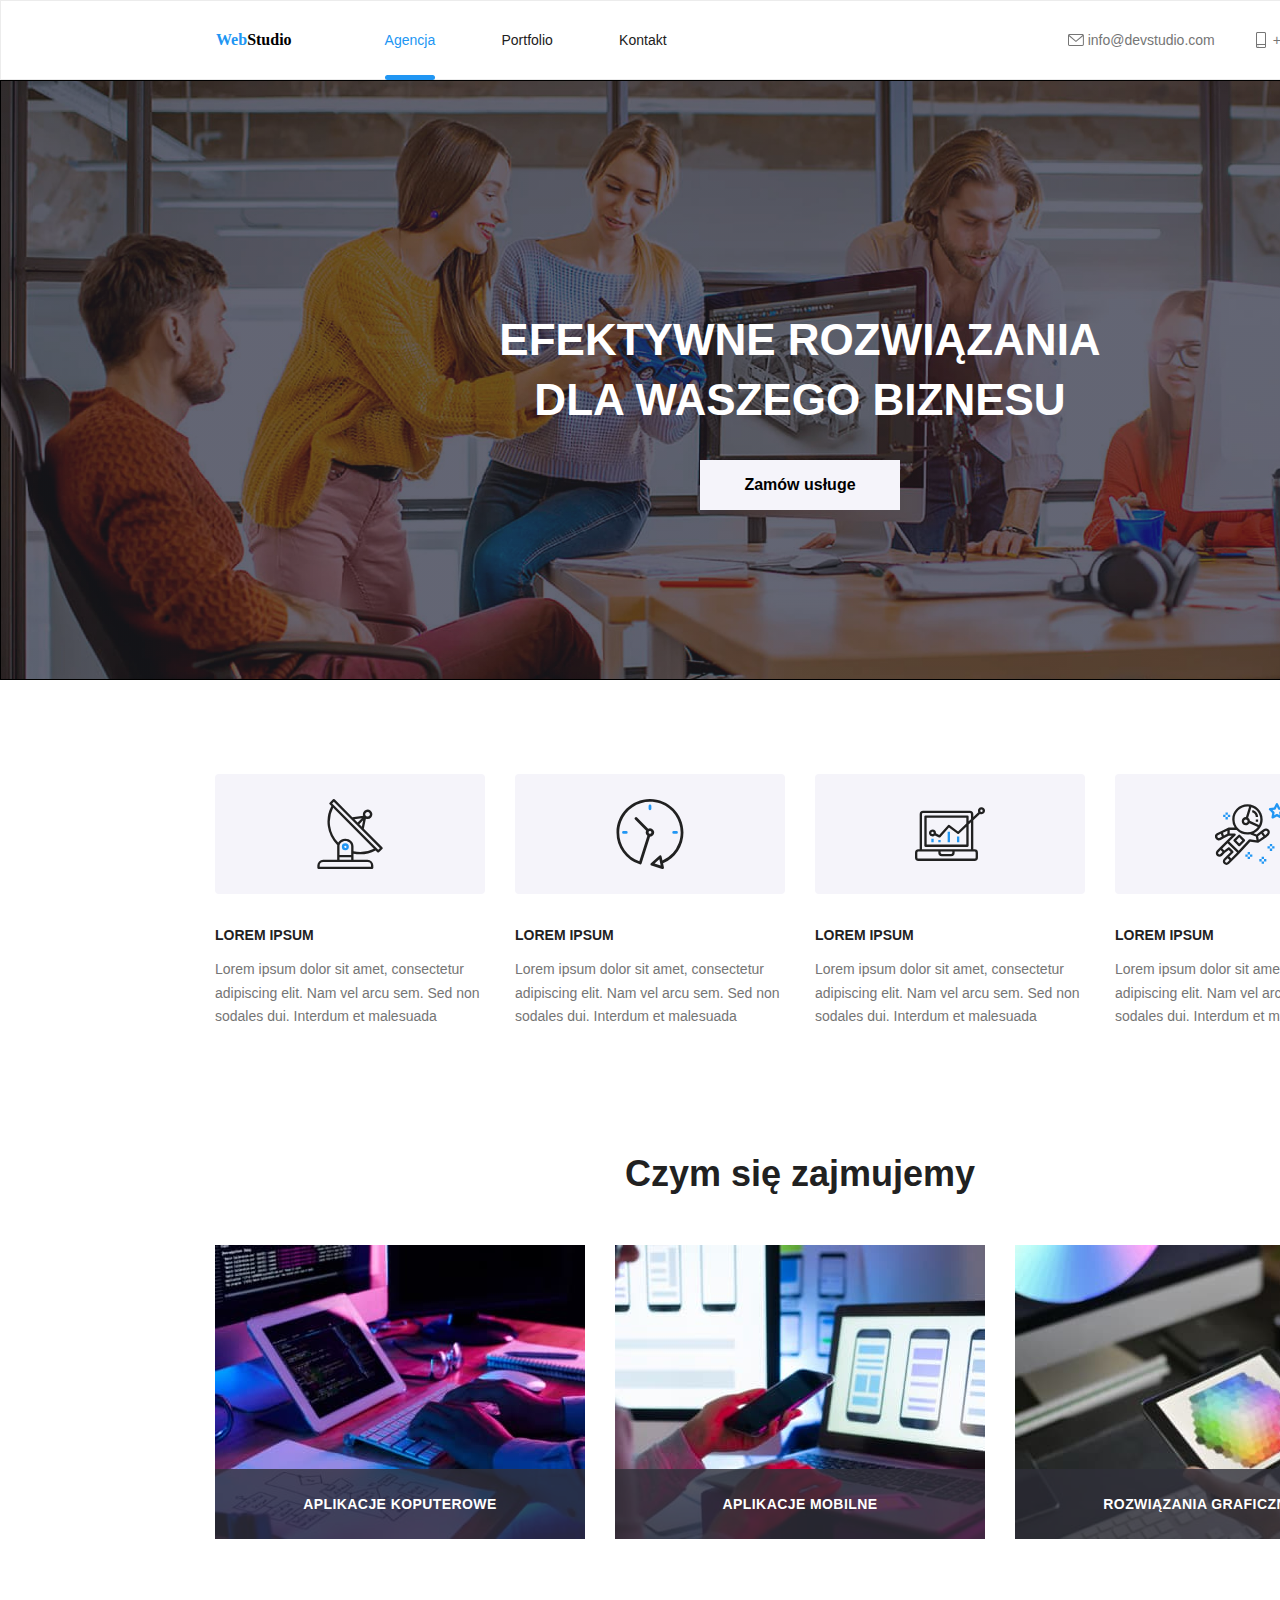
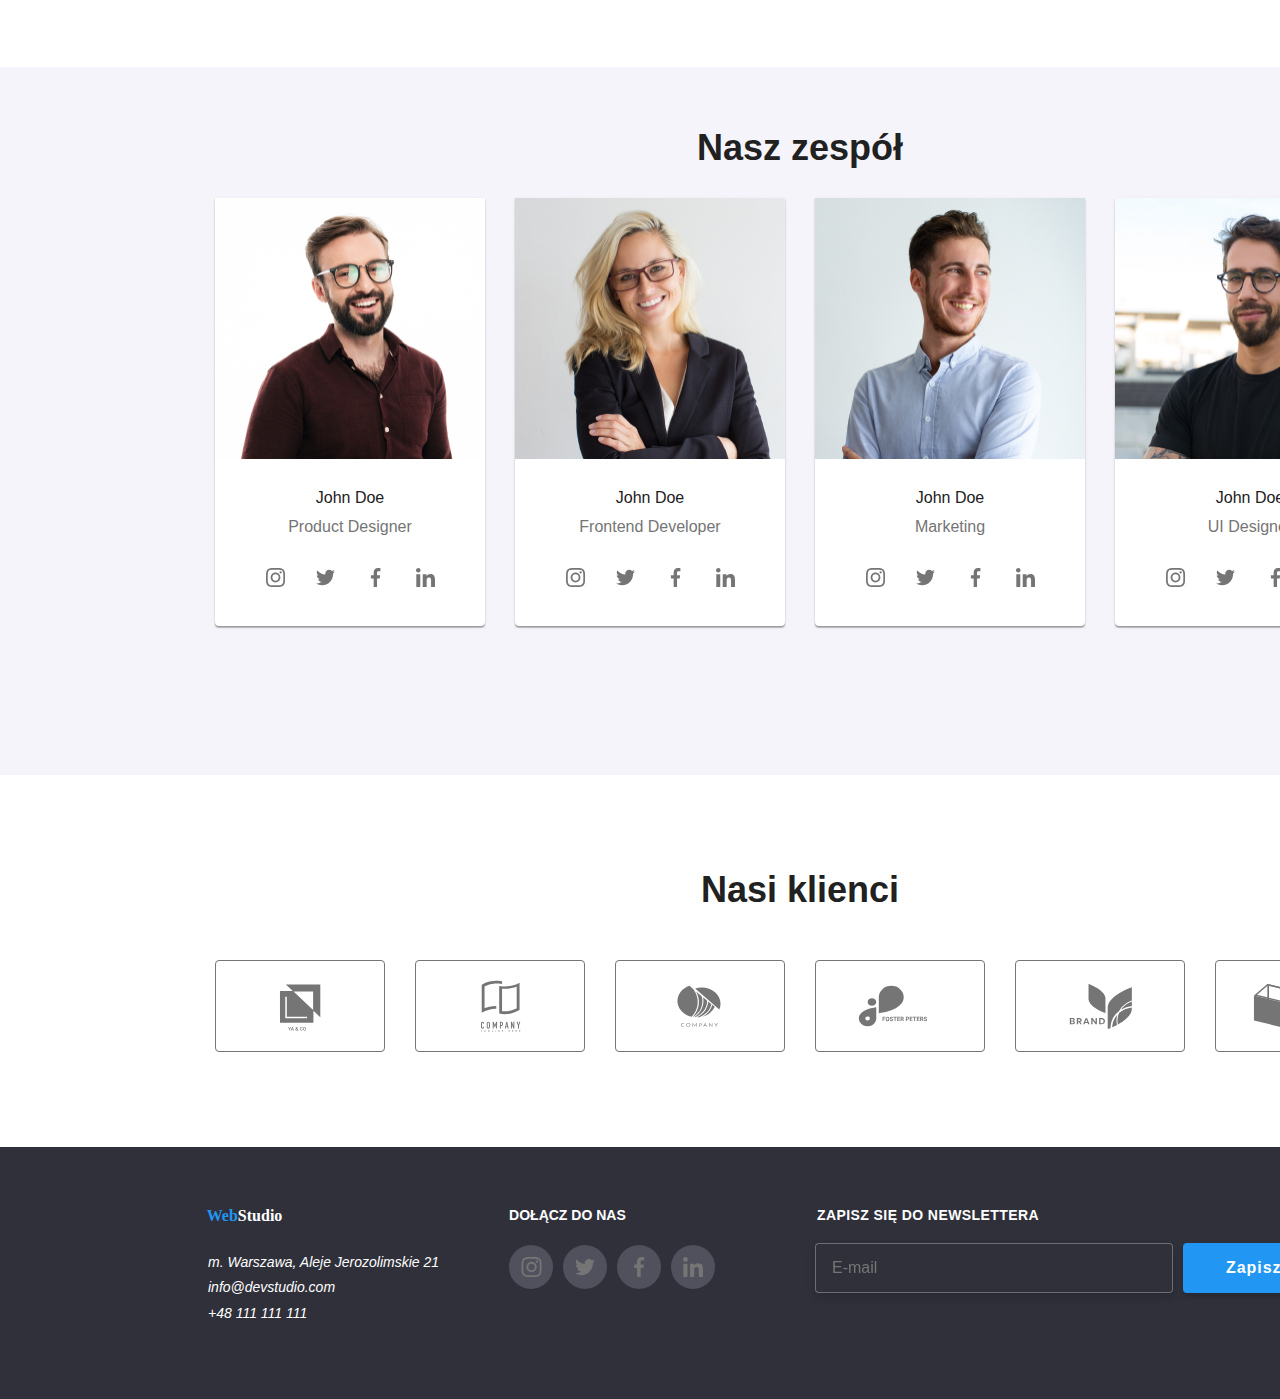
<file: index.html>
<!DOCTYPE html>
<html lang="pl">
  <head>
    <meta charset="UTF-8" />
    <meta http-equiv="X-UA-Compatible" content="IE=edge" />
    <meta name="viewport" content="width=device-width, initial-scale=1.0" />
    <title>hw2 - main pages</title>
    <link rel="stylesheet" href="./css/form-normalize.css" />
    <link rel="stylesheet" href="./css/new-modern-normalize.css" />
    <link rel="stylesheet" href="./css/modern-normalize.min.css" />
    <link
      rel="stylesheet"
      href="https://cdnjs.cloudflare.com/ajax/libs/modern-normalize/1.0.0/modern-normalize.min.css"
    />
    <link rel="stylesheet" href="./css/main.min.css" />
    <link rel="preconnect" href="https://fonts.googleapis.com" />
    <link rel="preconnect" href="https://fonts.gstatic.com" crossorigin />
    <link
      href="https: //fonts.googleapis.com/css2?family= Roboto & display rodzina= Raleway:wght@700 &rodzina= Roboto:waga@400;500;700;900 & swap"
      rel="stylesheet"
    />
  </head>
  <body>
    <header class="header">
      <a href="index.html" class="header__logo">
        <span class="header__logo--part">Web</span>Studio</a
      >

      <nav>
        <ul class="navigation">
          <li>
            <a href="index.html" class="link link__item link__item--active"
              >Agencja</a
            >
          </li>
          <li>
            <a href="portfolio.html" class="link">Portfolio</a>
          </li>
          <li><a href="#" class="link">Kontakt</a></li>
        </ul>
      </nav>
      <div class="contact__group">
        <div class="contact contact__mail">
          <svg class="contact__icon">
            <use href="./images/icons.svg#icon-envelope"></use>
          </svg>
          <a href="mailto:info@devstudio.com" class="contact__adress"
            >info@devstudio.com</a
          >
        </div>
        <div class="contact contact__phone">
          <svg class="contact__icon">
            <use href="./images/icons.svg#icon-smartphone"></use>
          </svg>
          <a href="48111111111" class="contact__adress">+48 111 111 111</a>
        </div>
      </div>

      <button
        class="menu-toggle js-open-menu"
        aria-expanded="false"
        aria-controls="mobile-menu"
      >
        <svg
          width="24"
          height="24"
          fill="currentColor"
          viewBox="0 0 20 20"
          xmlns="http://www.w3.org/2000/svg"
        >
          <path
            fill-rule="evenodd"
            d="M3 5a1 1 0 011-1h12a1 1 0 110 2H4a1 1 0 01-1-1zM3 10a1 1 0 011-1h12a1 1 0 110 2H4a1 1 0 01-1-1zM3 15a1 1 0 011-1h12a1 1 0 110 2H4a1 1 0 01-1-1z"
            clip-rule="evenodd"
          ></path>
        </svg>
      </button>
    </header>

    <div class="menu-container js-menu-container" id="mobile-menu">
      <button class="menu__close--position menu-toggle js-close-menu">
        <svg
          fill="currentColor"
          viewBox="0 0 20 20"
          xmlns="http://www.w3.org/2000/svg"
          width="36"
          height="36"
        >
          <path
            fill-rule="evenodd"
            d="M4.293 4.293a1 1 0 011.414 0L10 8.586l4.293-4.293a1 1 0 111.414 1.414L11.414 10l4.293 4.293a1 1 0 01-1.414 1.414L10 11.414l-4.293 4.293a1 1 0 01-1.414-1.414L8.586 10 4.293 5.707a1 1 0 010-1.414z"
            clip-rule="evenodd"
          ></path>
        </svg>
      </button>

      <ul class="mobile-menu">
        <li><a href="" class="link">Agencja</a></li>
        <li><a href="" class="link">Portfolio</a></li>
        <li><a href="" class="link">Kontakt</a></li>
      </ul>
      <div class="mobile__menu--bottom">
        <a href="48111111111" class="mobile__menu--phone">+48 111 111 111</a>

        <a href="mailto:info@devstudio.com" class="mobile__menu--mail"
          >info@devstudio.com</a
        >

        <div class="mobile__menu--social">
          <a href="">Instagram</a>
          <a href="">Twitter</a>
          <a href="">Facebook</a>
          <a href="">LinkedIn</a>
        </div>
      </div>
    </div>

    <main>
      <!--======================= Section Hero====================== -->

      <div class="hero">
        <section class="hero__position">
          <h1 class="hero__title">EFEKTYWNE ROZWIĄZANIA DLA WASZEGO BIZNESU</h1>

          <button type="button" class="hero__button" data-modal-open>
            Zamów usługe
          </button>
        </section>
      </div>

      <!-- ======================Section First====================== -->

      <section>
        <div class="activity">
          <div class="activity__item">
            <div class="activity__item--child">
              <svg width="70" height="70" class="activity__item--icon">
                <use href="./images/icons.svg#icon-antenna-1"></use>
              </svg>
            </div>
            <h3 class="activity__item--title">LOREM IPSUM</h3>
            <p class="activity__item--description">
              Lorem ipsum dolor sit amet, consectetur adipiscing elit. Nam vel
              arcu sem. Sed non sodales dui. Interdum et malesuada
            </p>
          </div>
          <div class="activity__item">
            <div class="activity__item--child">
              <svg width="70" height="70" class="activity__item--icon">
                <use href="./images/icons.svg#icon-clock-1"></use>
              </svg>
            </div>
            <h3 class="activity__item--title">LOREM IPSUM</h3>
            <p class="activity__item--description">
              Lorem ipsum dolor sit amet, consectetur adipiscing elit. Nam vel
              arcu sem. Sed non sodales dui. Interdum et malesuada
            </p>
          </div>
          <div class="activity__item">
            <div class="activity__item--child">
              <svg width="70" height="70" class="activity__item--icon">
                <use href="./images/icons.svg#icon-diagram-1"></use>
              </svg>
            </div>
            <h3 class="activity__item--title">LOREM IPSUM</h3>
            <p class="activity__item--description">
              Lorem ipsum dolor sit amet, consectetur adipiscing elit. Nam vel
              arcu sem. Sed non sodales dui. Interdum et malesuada
            </p>
          </div>
          <div class="activity__item">
            <div class="activity__item--child">
              <svg width="70" height="70" class="activity__item--icon">
                <use href="./images/icons.svg#icon-astronaut-1"></use>
              </svg>
            </div>
            <h3 class="activity__item--title">LOREM IPSUM</h3>
            <p class="activity__item--description">
              Lorem ipsum dolor sit amet, consectetur adipiscing elit. Nam vel
              arcu sem. Sed non sodales dui. Interdum et malesuada
            </p>
          </div>
        </div>
        <div class="activity__images">
          <h2 class="activity__images--title">Czym się zajmujemy</h2>
          <ul class="activity__images--list">
            <li>
              <div class="activity__images--position">
                <img
                  src="images/box1zm.jpg"
                  alt="wieczorna praca przy komputerze"
                  width="370"
                  height="294"
                />
                <div class="activity__images--part">
                  <p class="activity__images--description">
                    APLIKACJE KOPUTEROWE
                  </p>
                </div>
              </div>
            </li>
            <li>
              <div class="activity__images--position">
                <img
                  src="images/box2zm.jpg"
                  alt="kopiowanie zawartości telefonu"
                  width="370"
                  height="294"
                />
                <div class="activity__images--part">
                  <p class="activity__images--description">APLIKACJE MOBILNE</p>
                </div>
              </div>
            </li>
            <li>
              <div class="activity__images--position">
                <img
                  src="images/box3zm.jpg"
                  alt="grafika na tablecie"
                  width="370"
                  height="294"
                />
                <div class="activity__images--part">
                  <p class="activity__images--description">
                    ROZWIĄZANIA GRAFICZNE
                  </p>
                </div>
              </div>
            </li>
          </ul>
        </div>
      </section>

      <!-- =================SECOND SECTION====================== -->

      <section class="team">
        <h2 class="team__title">Nasz zespół</h2>

        <div class="team__position">
          <ul class="team__gallery">
            <li class="team__gallery--item">
              <figure class="team__image">
                <img
                  alt="pierwszy członek zespołu"
                  class="team__image--size john1"
                />
                <figcaption class="team__image--description">
                  John Doe<span class="team__image--part">
                    Product Designer</span
                  >

                  <div class="team__icons">
                    <a href=""
                      ><div class="team__icons--item">
                        <svg width="25" height="25" class="team__icons--style">
                          <use href="./images/icons.svg#icon-instagram"></use>
                        </svg></div
                    ></a>
                    <a href=""
                      ><div class="team__icons--item">
                        <svg width="25" height="25" class="team__icons--style">
                          <use href="./images/icons.svg#icon-twitter"></use>
                        </svg></div
                    ></a>
                    <a href=""
                      ><div class="team__icons--item">
                        <svg width="25" height="25" class="team__icons--style">
                          <use href="./images/icons.svg#icon-facebook"></use>
                        </svg></div
                    ></a>
                    <a href="">
                      <div class="team__icons--item">
                        <svg width="25" height="25" class="team__icons--style">
                          <use href="./images/icons.svg#icon-linkedin"></use>
                        </svg></div
                    ></a>
                  </div>
                </figcaption>
              </figure>
            </li>
            <li class="team__gallery--item">
              <figure class="team__image">
                <img
                  alt="drugi członek zespołu"
                  class="team__image--size john2"
                />
                <figcaption class="team__image--description">
                  John Doe<span class="team__image--part">
                    Frontend Developer</span
                  >
                  <div class="team__icons">
                    <a href=""
                      ><div class="team__icons--item">
                        <svg width="25" height="25" class="team__icons--style">
                          <use href="./images/icons.svg#icon-instagram"></use>
                        </svg></div
                    ></a>
                    <a href="">
                      <div class="team__icons--item">
                        <svg width="25" height="25" class="team__icons--style">
                          <use href="./images/icons.svg#icon-twitter"></use>
                        </svg></div
                    ></a>
                    <a href=""
                      ><div class="team__icons--item">
                        <svg width="25" height="25" class="team__icons--style">
                          <use href="./images/icons.svg#icon-facebook"></use>
                        </svg></div
                    ></a>
                    <a href=""
                      ><div class="team__icons--item">
                        <svg width="25" height="25" class="team__icons--style">
                          <use href="./images/icons.svg#icon-linkedin"></use>
                        </svg></div
                    ></a>
                  </div>
                </figcaption>
              </figure>
            </li>
            <li class="team__gallery--item">
              <figure class="team__image">
                <img
                  alt="trzeci członek zespołu"
                  class="team__image--size john3"
                />
                <figcaption class="team__image--description">
                  John Doe<span class="team__image--part"> Marketing</span>
                  <div class="team__icons">
                    <a href=""
                      ><div class="team__icons--item">
                        <svg width="25" height="25" class="team__icons--style">
                          <use href="./images/icons.svg#icon-instagram"></use>
                        </svg></div
                    ></a>
                    <a href=""
                      ><div class="team__icons--item">
                        <svg width="25" height="25" class="team__icons--style">
                          <use href="./images/icons.svg#icon-twitter"></use>
                        </svg></div
                    ></a>
                    <a href=""
                      ><div class="team__icons--item">
                        <svg width="25" height="25" class="team__icons--style">
                          <use href="./images/icons.svg#icon-facebook"></use>
                        </svg></div
                    ></a>
                    <a href=""
                      ><div class="team__icons--item">
                        <svg width="25" height="25" class="team__icons--style">
                          <use href="./images/icons.svg#icon-linkedin"></use>
                        </svg></div
                    ></a>
                  </div>
                </figcaption>
              </figure>
            </li>
            <li class="team__gallery--item">
              <figure class="team__image">
                <img
                  alt="czwarty członek zespołu"
                  class="team__image--size john4"
                />
                <figcaption class="team__image--description">
                  John Doe<span class="team__image--part"> UI Designer</span>
                  <div class="team__icons">
                    <a href=""
                      ><div class="team__icons--item">
                        <svg width="25" height="25" class="team__icons--style">
                          <use href="./images/icons.svg#icon-instagram"></use>
                        </svg></div
                    ></a>
                    <a href=""
                      ><div class="team__icons--item">
                        <svg width="25" height="25" class="team__icons--style">
                          <use href="./images/icons.svg#icon-twitter"></use>
                        </svg></div
                    ></a>
                    <a href=""
                      ><div class="team__icons--item">
                        <svg width="25" height="25" class="team__icons--style">
                          <use href="./images/icons.svg#icon-facebook"></use>
                        </svg></div
                    ></a>
                    <a href=""
                      ><div class="team__icons--item">
                        <svg width="25" height="25" class="team__icons--style">
                          <use href="./images/icons.svg#icon-linkedin"></use>
                        </svg></div
                    ></a>
                  </div>
                </figcaption>
              </figure>
            </li>
          </ul>
        </div>
      </section>

      <!--=====================THIRD SECTION===========================-->

      <section class="clients">
        <h2 class="clients__title">Nasi klienci</h2>

        <div class="clients__position">
          <a href=""
            ><div class="clients__icons">
              <svg width="106" height="60" class="clients__icons--position">
                <use href="./images/icons.svg#icon-client1"></use>
              </svg></div
          ></a>
          <a href=""
            ><div class="clients__icons">
              <svg width="106" height="60" class="clients__icons--position">
                <use href="./images/icons.svg#icon-client2"></use>
              </svg></div
          ></a>
          <a href=""
            ><div class="clients__icons">
              <svg width="106" height="60" class="clients__icons--position">
                <use href="./images/icons.svg#icon-client3"></use>
              </svg></div
          ></a>
          <a href=""
            ><div class="clients__icons">
              <svg width="106" height="60" class="clients__icons--position">
                <use href="./images/icons.svg#icon-client4"></use>
              </svg></div
          ></a>
          <a href=""
            ><div class="clients__icons">
              <svg width="106" height="60" class="clients__icons--position">
                <use href="./images/icons.svg#icon-client5"></use>
              </svg></div
          ></a>
          <a href=""
            ><div class="clients__icons">
              <svg width="106" height="60" class="clients__icons--position">
                <use href="./images/icons.svg#icon-client6"></use>
              </svg></div
          ></a>
        </div>
      </section>
    </main>

    <!-- ===================FOOTER SECTION========================= -->

    <footer class="footer">
      <div class="footer__position">
        <div>
          <a href="index.html" class="footer__logo"
            ><span class="header__logo--part">Web</span>Studio</a
          >

          <address class="footer__contact">
            <p class="footer__contact--place">
              m. Warszawa, Aleje Jerozolimskie 21
            </p>

            <a href="mailto:info@devstudio.com" class="footer__contact--link"
              >info@devstudio.com</a
            >

            <a href="48111111111" class="footer__contact--link"
              >+48 111 111 111</a
            >
          </address>
        </div>
        <div class="footer__social">
          <p class="footer__social--title">DOŁĄCZ DO NAS</p>

          <div class="footer__social--icons">
            <a href=""
              ><div class="footer__icons--position">
                <svg width="25" height="20" class="footer__icons--style">
                  <use href="./images/icons.svg#icon-instagram"></use>
                </svg></div
            ></a>
            <a href=""
              ><div class="footer__icons--position">
                <svg width="20" height="20" class="footer__icons--style">
                  <use href="./images/icons.svg#icon-twitter"></use>
                </svg></div
            ></a>
            <a href=""
              ><div class="footer__icons--position">
                <svg width="20" height="20" class="footer__icons--style">
                  <use href="./images/icons.svg#icon-facebook"></use>
                </svg></div
            ></a>
            <a href=""
              ><div class="footer__icons--position">
                <svg width="20" height="20" class="footer__icons--style">
                  <use href="./images/icons.svg#icon-linkedin"></use>
                </svg></div
            ></a>
          </div>
        </div>
      </div>
      <div class="newsletter">
        <p class="newsletter__title">ZAPISZ SIĘ DO NEWSLETTERA</p>

        <form name="newsletter" autocomplete="on" novalidate>
          <div class="newsletter__position">
            <label>
              <input
                class="newsletter__input"
                type="email"
                name="email"
                placeholder="E-mail"
              />
            </label>

            <button type="submit" class="footer__button">
              <span class="footer__button--title">Zapisz się</span
              ><svg width="24" height="24" class="footer__button--icon">
                <use href="./images/icons.svg#icon-icon-send"></use>
              </svg>
            </button>
          </div>
        </form>
      </div>
    </footer>

    <!--================MODAL WINDOW=======================-->

    <div class="backdrop is-hidden" data-modal>
      <div class="backdrop__window">
        <h3 class="backdrop__window--title">
          Zostaw swoje dane w formularzu poniżej
        </h3>
        <form class="backdrop__form">
          <label class="backdrop__label"
            ><span class="backdrop__label--title">Name</span>
            <div>
              <input class="backdrop__input" type="text" name="name" />
              <svg width="17" height="17" class="backdrop__input--icon">
                <use href="./images/icons.svg#icon-person-black-18dp-1"></use>
              </svg>
            </div>
          </label>
          <label class="backdrop__label"
            ><span class="backdrop__label--title">Phone</span>
            <div>
              <input class="backdrop__input" type="tel" name="tel" />
              <svg width="17" height="17" class="backdrop__input--icon">
                <use href="./images/icons.svg#icon-phone-black-18dp-1"></use>
              </svg>
            </div>
          </label>
          <label class="backdrop__label"
            ><span class="backdrop__label--title">Email</span>
            <div>
              <input class="backdrop__input" type="text" name="name" />
              <svg width="17" height="17" class="backdrop__input--icon">
                <use href="./images/icons.svg#icon-Vector"></use>
              </svg>
            </div>
          </label>
          <label class="backdrop__textarea">
            <span class="backdrop__label--title">Komentarz</span>
            <textarea
              name="komentarz"
              placeholder="Wprowadź tekst"
              class="backdrop__textarea--size"
            ></textarea>
          </label>
          <label class="backdrop__textarea">
            <div class="backdrop__textarea--row">
              <input
                class="backdrop__textarea--icon"
                type="checkbox"
                name="agree"
              />
              <p class="backdrop__textarea--style">
                Oświadczam, iż akceptuję
                <a class="backdrop__textarea--link" href=""> Regulamin</a>
                i
                <a class="backdrop__textarea--link" href="">
                  Politykę Prywatności.</a
                >
              </p>
            </div>
          </label>
        </form>
        <button type="submit" class="backdrop__button--send">Wyślij</button>
        <button type="button" class="backdrop__button--close" data-modal-close>
          <svg width="18" height="18" class="backdrop__button--style">
            <use href="./images/icons.svg#icon-close-black-18dp-2-1"></use>
          </svg>
        </button>
      </div>
    </div>

    <!-- <script
      defer
      src="./js/mobile-menu.js"
      integrity="sha512-HowizSDbQl7UPEAsPnvJHlQsnBmU2YMrv7KkTBulTLEGz9chfBoWYyZJL+MUO6p/yBuuMO/8jI7O29YRZ2uBlA=="
      crossorigin="anonymous" 
    ></script> -->

    <script src="./js/modal.js"></script>

    <script defer src="./js/mobile-menu.js"></script>
  </body>
</html>
</file>
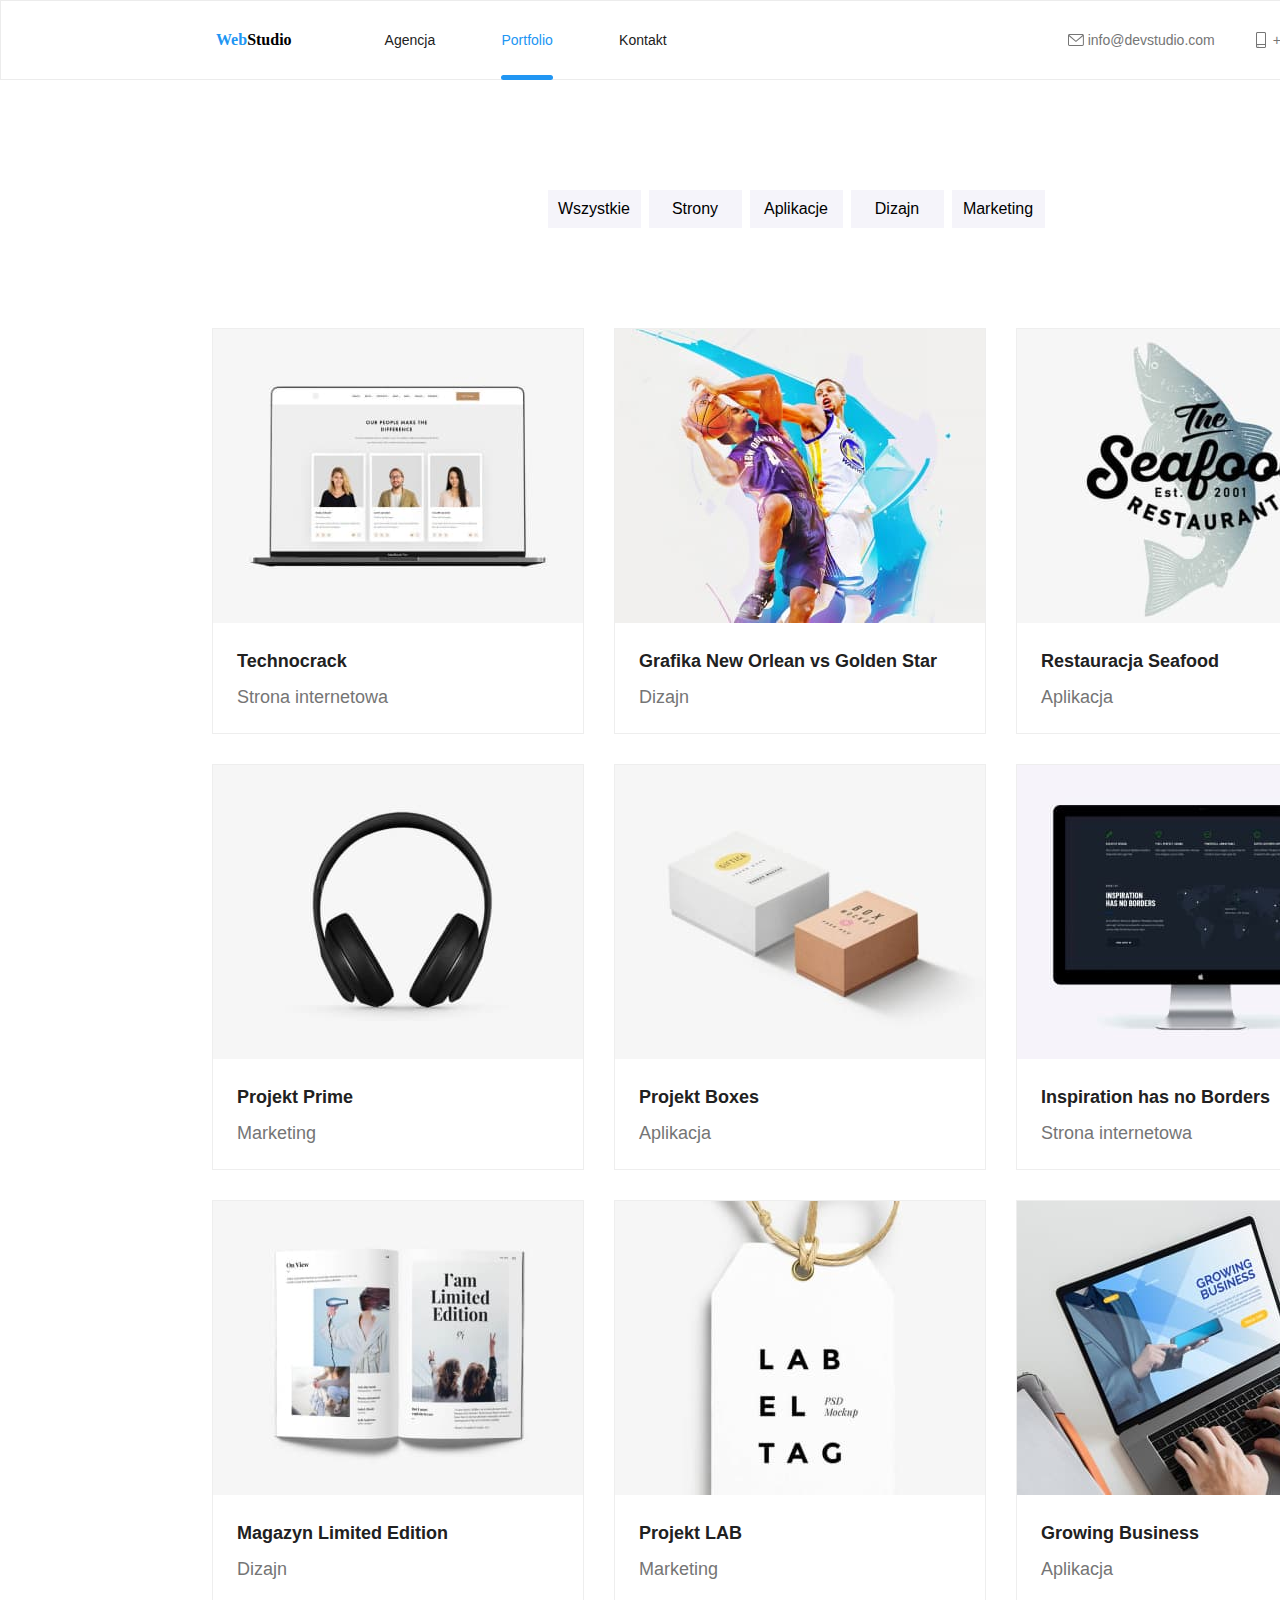
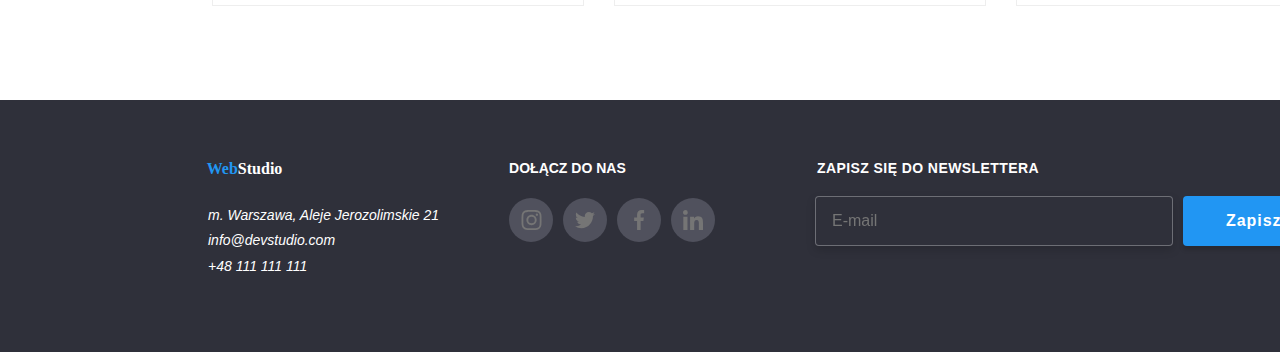
<file: portfolio.html>
<!DOCTYPE html>
<html lang="pl">
  <head>
    <meta charset="UTF-8" />
    <meta http-equiv="X-UA-Compatible" content="IE=edge" />
    <meta name="viewport" content="width=device-width, initial-scale=1.0" />
    <title>hw2 - main pages</title>
    <link rel="stylesheet" href="./css/modern-normalize.min.css" />
    <link
      rel="stylesheet"
      href="https://cdnjs.cloudflare.com/ajax/libs/modern-normalize/1.0.0/modern-normalize.min.css"
    />
    <link rel="stylesheet" href="./css/main.min.css" />
    <link rel="preconnect" href="https://fonts.googleapis.com" />
    <link rel="preconnect" href="https://fonts.gstatic.com" crossorigin />
    <link
      href="https: //fonts.googleapis.com/css2?family= Roboto & display rodzina= Raleway:wght@700 &rodzina= Roboto:waga@400;500;700;900 & swap"
      rel="stylesheet"
    />
  </head>
  <body>
    <header class="header">
      <a href="index.html" class="header__logo">
        <span class="header__logo--part">Web</span>Studio</a
      >
      <nav>
        <ul class="navigation">
          <li>
            <a href="index.html" class="link">Agencja</a>
          </li>
          <li>
            <a href="portfolio.html" class="link link__item link__item--active"
              >Portfolio</a
            >
          </li>
          <li><a href="#" class="link">Kontakt</a></li>
        </ul>
      </nav>
      <div class="contact__group">
        <div class="contact contact__mail">
          <svg class="contact__icon">
            <use href="./images/icons.svg#icon-envelope"></use>
          </svg>
          <a href="mailto:info@devstudio.com" class="contact__adress"
            >info@devstudio.com</a
          >
        </div>
        <div class="contact contact__phone">
          <svg class="contact__icon">
            <use href="./images/icons.svg#icon-smartphone"></use>
          </svg>
          <a href="48111111111" class="contact__adress">+48 111 111 111</a>
        </div>
      </div>
    </header>
    <main>
      <ul class="button__list">
        <li>
          <button type="button" class="button__list--style">Wszystkie</button>
        </li>
        <li>
          <button type="button" class="button__list--style">Strony</button>
        </li>
        <li>
          <button type="button" class="button__list--style">Aplikacje</button>
        </li>
        <li>
          <button type="button" class="button__list--style">Dizajn</button>
        </li>
        <li>
          <button type="button" class="button__list--style">Marketing</button>
        </li>
      </ul>
      <ul class="portfolio__gallery">
        <li>
          <a href="" class="portfolio__gallery--link"
            ><figure class="portfolio__gallery--item">
              <div class="portfolio__gallery--hidden">
                <div class="portfolio__gallery--image">
                  <p class="portfolio__gallery--text">
                    Technocrack jest popularną platformą wykorzystywaną do
                    rozpowszechniania koronawirusa. Firmy wykorzystują tę
                    platformę do celów szpiegowskich i ataków na
                    niezabezpieczone serwery konkurencji
                  </p>
                </div>
                <img
                  src="images/nowy1.jpg"
                  alt="pierwsza przykładowa strona internetowa"
                  width="370"
                  height="294"
                />
              </div>
              <figcaption class="portfolio__gallery--description">
                Technocrack<span class="portfolio__gallery--part">
                  Strona internetowa</span
                >
              </figcaption>
            </figure></a
          >
        </li>
        <li>
          <a href="" class="portfolio__gallery--link"
            ><figure class="portfolio__gallery--item">
              <div class="portfolio__gallery--hidden">
                <div class="portfolio__gallery--image">
                  <p class="portfolio__gallery--text">
                    Technocrack jest popularną platformą wykorzystywaną do
                    rozpowszechniania koronawirusa. Firmy wykorzystują tę
                    platformę do celów szpiegowskich i ataków na
                    niezabezpieczone serwery konkurencji
                  </p>
                </div>
                <img
                  src="images/nowy2.jpg"
                  alt="pierwszy przykładowy dizajn"
                  width="370"
                  height="294"
                />
              </div>
              <figcaption class="portfolio__gallery--description">
                Grafika New Orlean vs Golden Star<span
                  class="portfolio__gallery--part"
                >
                  Dizajn</span
                >
              </figcaption>
            </figure></a
          >
        </li>
        <li>
          <a href="" class="portfolio__gallery--link"
            ><figure class="portfolio__gallery--item">
              <div class="portfolio__gallery--hidden">
                <div class="portfolio__gallery--image">
                  <p class="portfolio__gallery--text">
                    Technocrack jest popularną platformą wykorzystywaną do
                    rozpowszechniania koronawirusa. Firmy wykorzystują tę
                    platformę do celów szpiegowskich i ataków na
                    niezabezpieczone serwery konkurencji
                  </p>
                </div>
                <img
                  src="images/nowy3.jpg"
                  alt="pierszwy przykład aplikacji"
                  width="370"
                  height="294"
                />
              </div>
              <figcaption class="portfolio__gallery--description">
                Restauracja Seafood
                <span class="portfolio__gallery--part"> Aplikacja</span>
              </figcaption>
            </figure></a
          >
        </li>
        <li>
          <a href="" class="portfolio__gallery--link"
            ><figure class="portfolio__gallery--item">
              <div class="portfolio__gallery--hidden">
                <div class="portfolio__gallery--image">
                  <p class="portfolio__gallery--text">
                    Technocrack jest popularną platformą wykorzystywaną do
                    rozpowszechniania koronawirusa. Firmy wykorzystują tę
                    platformę do celów szpiegowskich i ataków na
                    niezabezpieczone serwery konkurencji
                  </p>
                </div>
                <img
                  src="images/nowy4.jpg"
                  alt="pierwszy przykład działalności marketingowej"
                  width="370"
                  height="294"
                />
              </div>
              <figcaption class="portfolio__gallery--description">
                Projekt Prime<span class="portfolio__gallery--part">
                  Marketing</span
                >
              </figcaption>
            </figure></a
          >
        </li>
        <li>
          <a href="" class="portfolio__gallery--link"
            ><figure class="portfolio__gallery--item">
              <div class="portfolio__gallery--hidden">
                <div class="portfolio__gallery--image">
                  <p class="portfolio__gallery--text">
                    Technocrack jest popularną platformą wykorzystywaną do
                    rozpowszechniania koronawirusa. Firmy wykorzystują tę
                    platformę do celów szpiegowskich i ataków na
                    niezabezpieczone serwery konkurencji
                  </p>
                </div>
                <img
                  src="images/nowy5.jpg"
                  alt="drugi przykład aplikacji"
                  width="370"
                  height="294"
                />
              </div>
              <figcaption class="portfolio__gallery--description">
                Projekt Boxes<span class="portfolio__gallery--part">
                  Aplikacja</span
                >
              </figcaption>
            </figure></a
          >
        </li>
        <li>
          <a href="" class="portfolio__gallery--link"
            ><figure class="portfolio__gallery--item">
              <div class="portfolio__gallery--hidden">
                <div class="portfolio__gallery--image">
                  <p class="portfolio__gallery--text">
                    Technocrack jest popularną platformą wykorzystywaną do
                    rozpowszechniania koronawirusa. Firmy wykorzystują tę
                    platformę do celów szpiegowskich i ataków na
                    niezabezpieczone serwery konkurencji
                  </p>
                </div>
                <img
                  src="images/nowy6.jpg"
                  alt="drugi przykład strony internetowej"
                  width="370"
                  height="294"
                />
              </div>
              <figcaption class="portfolio__gallery--description">
                Inspiration has no Borders
                <span class="portfolio__gallery--part">
                  Strona internetowa</span
                >
              </figcaption>
            </figure></a
          >
        </li>
        <li>
          <a href="" class="portfolio__gallery--link"
            ><figure class="portfolio__gallery--item">
              <div class="portfolio__gallery--hidden">
                <div class="portfolio__gallery--image">
                  <p class="portfolio__gallery--text">
                    Technocrack jest popularną platformą wykorzystywaną do
                    rozpowszechniania koronawirusa. Firmy wykorzystują tę
                    platformę do celów szpiegowskich i ataków na
                    niezabezpieczone serwery konkurencji
                  </p>
                </div>
                <img
                  src="images/nowy7.jpg"
                  alt="drugi przykładowy dizajn"
                  width="370"
                  height="294"
                />
              </div>
              <figcaption class="portfolio__gallery--description">
                Magazyn Limited Edition<span class="portfolio__gallery--part">
                  Dizajn</span
                >
              </figcaption>
            </figure></a
          >
        </li>
        <li>
          <a href="" class="portfolio__gallery--link"
            ><figure class="portfolio__gallery--item">
              <div class="portfolio__gallery--hidden">
                <div class="portfolio__gallery--image">
                  <p class="portfolio__gallery--text">
                    Technocrack jest popularną platformą wykorzystywaną do
                    rozpowszechniania koronawirusa. Firmy wykorzystują tę
                    platformę do celów szpiegowskich i ataków na
                    niezabezpieczone serwery konkurencji
                  </p>
                </div>
                <img
                  src="images/nowy8.jpg"
                  alt="drugi przykład działalności marketingowej"
                  width="370"
                  height="294"
                />
              </div>
              <figcaption class="portfolio__gallery--description">
                Projekt LAB<span class="portfolio__gallery--part">
                  Marketing</span
                >
              </figcaption>
            </figure></a
          >
        </li>
        <li>
          <a href="" class="portfolio__gallery--link"
            ><figure class="portfolio__gallery--item">
              <div class="portfolio__gallery--hidden">
                <div class="portfolio__gallery--image">
                  <p class="portfolio__gallery--text">
                    Technocrack jest popularną platformą wykorzystywaną do
                    rozpowszechniania koronawirusa. Firmy wykorzystują tę
                    platformę do celów szpiegowskich i ataków na
                    niezabezpieczone serwery konkurencji
                  </p>
                </div>
                <img
                  src="images/nowy9.jpg"
                  alt="trzeci przykład aplikacji"
                  width="370"
                  height="294"
                />
              </div>
              <figcaption class="portfolio__gallery--description">
                Growing Business
                <span class="portfolio__gallery--part"> Aplikacja</span>
              </figcaption>
            </figure></a
          >
        </li>
      </ul>
    </main>

    <!--================FOOTER SECTION==================-->

    <footer class="footer">
      <div class="footer__position">
        <div>
          <a href="index.html" class="footer__logo"
            ><span class="header__logo--part">Web</span>Studio</a
          >

          <address class="footer__contact">
            <p class="footer__contact--place">
              m. Warszawa, Aleje Jerozolimskie 21
            </p>

            <a href="mailto:info@devstudio.com" class="footer__contact--link"
              >info@devstudio.com</a
            >

            <a href="48111111111" class="footer__contact--link"
              >+48 111 111 111</a
            >
          </address>
        </div>
        <div class="footer__social">
          <p class="footer__social--title">DOŁĄCZ DO NAS</p>

          <div class="footer__social--icons">
            <a href=""
              ><div class="footer__icons--position">
                <svg width="25" height="20" class="footer__icons--style">
                  <use href="./images/icons.svg#icon-instagram"></use>
                </svg></div
            ></a>
            <a href=""
              ><div class="footer__icons--position">
                <svg width="20" height="20" class="footer__icons--style">
                  <use href="./images/icons.svg#icon-twitter"></use>
                </svg></div
            ></a>
            <a href=""
              ><div class="footer__icons--position">
                <svg width="20" height="20" class="footer__icons--style">
                  <use href="./images/icons.svg#icon-facebook"></use>
                </svg></div
            ></a>
            <a href=""
              ><div class="footer__icons--position">
                <svg width="20" height="20" class="footer__icons--style">
                  <use href="./images/icons.svg#icon-linkedin"></use>
                </svg></div
            ></a>
          </div>
        </div>
      </div>
      <div class="newsletter">
        <p class="newsletter__title">ZAPISZ SIĘ DO NEWSLETTERA</p>

        <form name="newsletter" autocomplete="on" novalidate>
          <div class="newsletter__position">
            <label>
              <input
                class="newsletter__input"
                type="email"
                name="email"
                placeholder="E-mail"
              />
            </label>

            <button type="submit" class="footer__button">
              <span class="footer__button--title">Zapisz się</span
              ><svg width="24" height="24" class="footer__button--icon">
                <use href="./images/icons.svg#icon-icon-send"></use>
              </svg>
            </button>
          </div>
        </form>
      </div>
    </footer>
  </body>
</html>
</file>
<file: css/main.min.css>
body {
  font-family: "Roboto", sans-serif;
  color: #212121;
  margin: 0 auto;
  width: 480px;
  position: relative;
}
@media (min-width: 768px) {
  body {
    width: 768px;
  }
}
@media (min-width: 1200px) {
  body {
    width: 1600px;
  }
}
.header {
  width: 480px;
  height: 80px;
  display: -webkit-box;
  display: -ms-flexbox;
  display: flex;
  -ms-flex-pack: distribute;
  justify-content: space-around;
  -webkit-box-orient: horizontal;
  -webkit-box-direction: normal;
  -ms-flex-direction: row;
  flex-direction: row;
  -webkit-box-align: center;
  -ms-flex-align: center;
  align-items: center;
  border: 1px solid #ececec;
}
.header__logo {
  font-family: "Raleway";
  font-weight: 700;
  font-size: 26;
  margin-left: 15px;
  color: #000;
  cursor: pointer;
  text-decoration: none;
}
.header__logo:hover,
.header__logo:focus {
  color: #2196f3;
  text-decoration: none;
  -webkit-transition-duration: 250ms;
  transition-duration: 250ms;
  -webkit-transition-timing-function: cubic-bezier(0.4, 0, 0.2, 1);
  transition-timing-function: cubic-bezier(0.4, 0, 0.2, 1);
}
.header__logo--part {
  color: #2196f3;
}
@media (min-width: 768px) {
  .header {
    width: 768px;
  }
}
@media (min-width: 1200px) {
  .header {
    width: 1600px;
  }
  .header__logo {
    margin-left: 215px;
  }
}
.navigation {
  list-style: none;
  width: 282px;
  -webkit-box-pack: justify;
  -ms-flex-pack: justify;
  justify-content: space-between;
  margin-left: 83px;
  display: none;
}
.link {
  font-weight: 500;
  font-size: 14px;
  color: #212121;
  text-decoration: none;
}
.link:hover,
.link:focus {
  color: #2196f3;
  text-decoration: none;
  -webkit-transition-duration: 250ms;
  transition-duration: 250ms;
  -webkit-transition-timing-function: cubic-bezier(0.4, 0, 0.2, 1);
  transition-timing-function: cubic-bezier(0.4, 0, 0.2, 1);
}
.link__item {
  position: relative;
  padding-top: 32px;
  padding-bottom: 32px;
}
.link__item--active {
  color: #2196f3;
}
.link__item--active::after {
  content: "";
  position: absolute;
  left: 0;
  right: 0;
  background: #2196f3;
  height: 5px;
  border-radius: 3px;
  bottom: 0;
}
.menu-toggle:focus {
  background-color: rgba(0, 0, 0, 0.1);
}
.menu-container {
  position: fixed;
  top: 0;
  left: 0;
  width: 100vw;
  height: 100vh;
  padding: 32px;
  background-color: #fff;
  z-index: 999;
  -webkit-transform: translateX(130%);
  transform: translateX(130%);
  -webkit-transition: -webkit-transform 250ms ease-in-out;
  transition: -webkit-transform 250ms ease-in-out;
  transition: transform 250ms ease-in-out;
  transition: transform 250ms ease-in-out, -webkit-transform 250ms ease-in-out;
}
.menu-container.is-open {
  -webkit-transform: translateX(0);
  transform: translateX(0);
}
.menu-container .menu-toggle {
  position: absolute;
  top: 16px;
  right: 16px;
  color: #212121;
}
.mobile-menu {
  padding: 0;
  margin: 0;
  list-style: none;
}
.menu-toggle {
  min-height: 40px;
  min-width: 40px;
  display: -webkit-box;
  display: -ms-flexbox;
  display: flex;
  -webkit-box-align: center;
  -ms-flex-align: center;
  align-items: center;
  -webkit-box-pack: center;
  -ms-flex-pack: center;
  justify-content: center;
  margin: 0;
  padding: 0;
  background-color: rgba(0, 0, 0, 0);
  cursor: pointer;
  border: none;
  outline: none;
}
.menu-toggle:hover > svg,
.menu-toggle:focus > svg {
  fill: #2196f3;
}
.mobile-menu .link {
  display: block;
  padding: 10px;
  color: #fff;
  text-decoration: none;
  font-style: normal;
  font-weight: 500;
  font-size: 40px;
  line-height: 47px;
  letter-spacing: 0.02em;
  color: #212121;
}
.link:hover,
.link:focus {
  color: #2196f3;
}
.menu__close--position {
  margin-top: 10px;
  margin-right: 15px;
}
.mobile__menu--phone {
  text-decoration: none;
  margin-bottom: 32px;
  font-style: normal;
  font-weight: 500;
  font-size: 34px;
  line-height: 40px;
  letter-spacing: 0.02em;
  color: #2196f3;
}
.mobile__menu--mail {
  text-decoration: none;
  margin-bottom: 64px;
  font-style: normal;
  font-weight: 500;
  font-size: 24px;
  line-height: 28px;
  letter-spacing: 0.02em;
  color: #757575;
}
.mobile__menu--social > a {
  text-decoration: none;
  font-style: normal;
  font-weight: 500;
  font-size: 18px;
  line-height: 22px;
  letter-spacing: 0.02em;
  color: #2196f3;
  padding-right: 10px;
  padding-left: 10px;
  border-right: 1px solid rgba(33, 33, 33, 0.2);
}
.mobile__menu--social > a:last-child {
  border: none;
}
.mobile__menu--social > a:first-child {
  padding-left: 0;
}
.mobile__menu--bottom {
  display: -webkit-box;
  display: -ms-flexbox;
  display: flex;
  -webkit-box-orient: vertical;
  -webkit-box-direction: normal;
  -ms-flex-direction: column;
  flex-direction: column;
  position: absolute;
  left: 40px;
  bottom: 48px;
}
@media (min-width: 768px) {
  .navigation {
    display: -webkit-box;
    display: -ms-flexbox;
    display: flex;
  }
  .menu-toggle {
    display: none;
  }
}
@media (min-width: 1200px) {
  .navigation {
    margin-left: 93px;
    padding: 0;
  }
  .navigation__logo {
    margin-left: 215px;
  }
}
.contact__group {
  display: none;
}
.contact {
  width: auto;
  height: 16px;
  display: -webkit-box;
  display: -ms-flexbox;
  display: flex;
  -webkit-box-pack: center;
  -ms-flex-pack: center;
  justify-content: center;
  -webkit-box-align: center;
  -ms-flex-align: center;
  align-items: center;
  fill: #757575;
  padding-left: 38px;
}
.contact:hover,
.contact:focus {
  fill: #2196f3;
  cursor: pointer;
  -webkit-transition-duration: 250ms;
  transition-duration: 250ms;
  -webkit-transition-timing-function: cubic-bezier(0.4, 0, 0.2, 1);
  transition-timing-function: cubic-bezier(0.4, 0, 0.2, 1);
}
.contact__mail {
  margin-left: 2px;
  margin-bottom: 10px;
}
.contact__icon {
  width: 16px;
  height: 16px;
  margin-right: 4px;
  margin-left: 0;
}
.contact__adress {
  font-weight: 500;
  font-size: 14px;
  color: #757575;
  text-decoration: none;
}
.contact__adress:hover,
.contact__adress:focus {
  color: #2196f3;
  text-decoration: none;
  -webkit-transition-duration: 250ms;
  transition-duration: 250ms;
  -webkit-transition-timing-function: cubic-bezier(0.4, 0, 0.2, 1);
  transition-timing-function: cubic-bezier(0.4, 0, 0.2, 1);
}
@media (min-width: 768px) {
  .contact__group {
    display: -webkit-box;
    display: -ms-flexbox;
    display: flex;
    -webkit-box-orient: vertical;
    -webkit-box-direction: normal;
    -ms-flex-direction: column;
    flex-direction: column;
    margin-left: auto;
    -webkit-box-align: start;
    -ms-flex-align: start;
    align-items: flex-start;
    margin-right: 10px;
  }
}
@media (min-width: 1200px) {
  .contact__group {
    display: -webkit-box;
    display: -ms-flexbox;
    display: flex;
    -webkit-box-orient: horizontal;
    -webkit-box-direction: normal;
    -ms-flex-direction: row;
    flex-direction: row;
    -webkit-box-align: center;
    -ms-flex-align: center;
    align-items: center;
    margin-right: 227px;
  }
  .contact__mail {
    margin: 0 auto;
  }
}
.hero {
  background-image: -webkit-gradient(
      linear,
      left top,
      left bottom,
      color-stop(50%, rgba(47, 48, 58, 0.4)),
      color-stop(50%, rgba(47, 48, 58, 0.4))
    ),
    url("../images/header3x.jpg");
  background-image: linear-gradient(
      to bottom,
      rgba(47, 48, 58, 0.4) 50%,
      rgba(47, 48, 58, 0.4) 50%
    ),
    url("../images/header3x.jpg");
  background-position: center;
  background-repeat: no-repeat;
  background-size: cover;
  background-color: #2f303a;
  width: 480px;
  height: 400px;
  border: 1px solid #000;
}
.hero__position {
  display: -webkit-box;
  display: -ms-flexbox;
  display: flex;
  -webkit-box-align: center;
  -ms-flex-align: center;
  align-items: center;
  -webkit-box-orient: vertical;
  -webkit-box-direction: normal;
  -ms-flex-direction: column;
  flex-direction: column;
  padding-top: 118px;
}
.hero__title {
  font-weight: 900;
  font-size: 26px;
  color: #fff;
  text-align: center;
  width: 420px;
  height: 84px;
  line-height: 42px;
}
.hero__button {
  font-weight: 700;
  font-size: 16px;
  background-color: #f5f4fa;
  cursor: pointer;
  height: 50px;
  width: 200px;
  border: none;
}
.hero__button:hover,
.hero__button:focus {
  background-color: #2196f3;
  color: #fff;
  -webkit-transition-duration: 250ms;
  transition-duration: 250ms;
  -webkit-transition-timing-function: cubic-bezier(0.4, 0, 0.2, 1);
  transition-timing-function: cubic-bezier(0.4, 0, 0.2, 1);
}
@media (min-device-pixel-ratio: 2),
  (-webkit-min-device-pixel-ratio: 2),
  (min-resolution: 192dpi),
  (min-resolution: 2dppx) {
  .hero {
    background-image: -webkit-gradient(
        linear,
        left top,
        left bottom,
        color-stop(50%, rgba(47, 48, 58, 0.4)),
        color-stop(50%, rgba(47, 48, 58, 0.4))
      ),
      url("../images/header2x.jpg");
    background-image: linear-gradient(
        to bottom,
        rgba(47, 48, 58, 0.4) 50%,
        rgba(47, 48, 58, 0.4) 50%
      ),
      url("../images/header2x.jpg");
  }
}
@media (min-device-pixel-ratio: 3),
  (-webkit-min-device-pixel-ratio: 2),
  (min-resolution: 192dpi),
  (-webkit-min-device-pixel-ratio: 3),
  (min-resolution: 3dppx) {
  .hero {
    background-image: -webkit-gradient(
        linear,
        left top,
        left bottom,
        color-stop(50%, rgba(47, 48, 58, 0.4)),
        color-stop(50%, rgba(47, 48, 58, 0.4))
      ),
      url("../images/header3x.jpg");
    background-image: linear-gradient(
        to bottom,
        rgba(47, 48, 58, 0.4) 50%,
        rgba(47, 48, 58, 0.4) 50%
      ),
      url("../images/header3x.jpg");
  }
}
@media (min-width: 768px) {
  .hero {
    width: 768px;
    height: 400px;
  }
  .hero__position {
    padding-top: 118px;
  }
  .hero__title {
    font-size: 26px;
    width: 420px;
    height: 84px;
    line-height: 42px;
  }
}
@media (min-width: 1200px) {
  .hero {
    width: 1600px;
    height: 600px;
  }
  .hero__position {
    padding-top: 200px;
  }
  .hero__title {
    font-size: 44px;
    width: 696px;
    height: 120px;
    line-height: 60px;
  }
}
.activity {
  display: -webkit-box;
  display: -ms-flexbox;
  display: flex;
  -webkit-box-orient: vertical;
  -webkit-box-direction: normal;
  -ms-flex-direction: column;
  flex-direction: column;
  margin-left: auto;
  margin-right: auto;
  margin-top: 60px;
  margin-bottom: 0;
  width: 450px;
}
.activity__item {
  display: -webkit-box;
  display: -ms-flexbox;
  display: flex;
  -webkit-box-orient: vertical;
  -webkit-box-direction: normal;
  -ms-flex-direction: column;
  flex-direction: column;
  font-size: 14px;
  font-weight: 400;
  color: #757575;
  line-height: 1.7;
  -webkit-box-align: center;
  -ms-flex-align: center;
  align-items: center;
  margin-bottom: 30px;
}
.activity__item--child {
  display: -webkit-box;
  display: -ms-flexbox;
  display: flex;
  -webkit-box-pack: center;
  -ms-flex-pack: center;
  justify-content: center;
  -webkit-box-align: center;
  -ms-flex-align: center;
  align-items: center;
  width: 450px;
  height: 120px;
  background: #f5f4fa;
  border-radius: 4px;
}
.activity__item--icon {
  fill: #757575;
}
.activity__item--title {
  display: -webkit-box;
  display: -ms-flexbox;
  display: flex;
  -webkit-box-orient: horizontal;
  -webkit-box-direction: normal;
  -ms-flex-direction: row;
  flex-direction: row;
  font-size: 14px;
  font-weight: 700;
  color: #212121;
  margin-top: 30px;
  margin-bottom: 10px;
  margin-left: auto;
  margin-right: auto;
  text-align: center;
}
.activity__item--description {
  margin: 0;
}
@media (min-width: 768px) {
  .activity {
    width: 768px;
    -webkit-box-orient: horizontal;
    -webkit-box-direction: normal;
    -ms-flex-direction: row;
    flex-direction: row;
    -ms-flex-wrap: wrap;
    flex-wrap: wrap;
    gap: 30px;
    margin-left: 14px;
  }
  .activity__item {
    display: -webkit-box;
    display: -ms-flexbox;
    display: flex;
    -webkit-box-orient: vertical;
    -webkit-box-direction: normal;
    -ms-flex-direction: column;
    flex-direction: column;
    -webkit-box-align: start;
    -ms-flex-align: start;
    align-items: flex-start;
  }
  .activity__item--child {
    width: 354px;
  }
  .activity__item--description {
    width: 354px;
  }
}
@media (min-width: 1200px) {
  .activity {
    width: 1170px;
    display: -webkit-box;
    display: -ms-flexbox;
    display: flex;
    -webkit-box-pack: justify;
    -ms-flex-pack: justify;
    justify-content: space-between;
    margin: 0 auto;
    margin: 94px 215px;
  }
  .activity__item--child {
    width: 270px;
  }
  .activity__item--description {
    width: 270px;
  }
  .activity__item {
    display: -webkit-box;
    display: -ms-flexbox;
    display: flex;
    -webkit-box-orient: vertical;
    -webkit-box-direction: normal;
    -ms-flex-direction: column;
    flex-direction: column;
    -webkit-box-align: start;
    -ms-flex-align: start;
    align-items: flex-start;
  }
  .activity__item--title {
    margin-left: 0;
  }
}
.activity__images {
  width: 450px;
  margin: 0 auto;
  display: -webkit-box;
  display: -ms-flexbox;
  display: flex;
  -webkit-box-orient: vertical;
  -webkit-box-direction: normal;
  -ms-flex-direction: column;
  flex-direction: column;
  -webkit-box-align: center;
  -ms-flex-align: center;
  align-items: center;
  display: none;
}
.activity__images--title {
  font-weight: 700;
  font-size: 36px;
  color: #212121;
  padding-bottom: 20px;
  margin: 0 auto;
  text-align: center;
}
.activity__images--list {
  width: 1170px;
  display: -webkit-box;
  display: -ms-flexbox;
  display: flex;
  list-style: none;
  margin: 0;
  padding-left: 0;
  padding-right: 0;
  -webkit-box-pack: justify;
  -ms-flex-pack: justify;
  justify-content: space-between;
  -webkit-box-orient: horizontal;
  -webkit-box-direction: normal;
  -ms-flex-direction: row;
  flex-direction: row;
  -webkit-box-align: center;
  -ms-flex-align: center;
  align-items: center;
}
.activity__images--position {
  position: relative;
  margin: 30px auto;
}
.activity__images--part {
  position: absolute;
  bottom: 4px;
  left: 0;
  right: 0;
  width: 370px;
  height: 70px;
  background: rgba(47, 48, 58, 0.8);
}
.activity__images--description {
  font-style: normal;
  font-weight: 700;
  font-size: 14px;
  line-height: 16px;
  text-align: center;
  letter-spacing: 0.03em;
  text-transform: uppercase;
  color: #fff;
  margin: 0;
  padding-top: 27px;
}
@media (min-width: 1200px) {
  .activity__images {
    width: 1170px;
    display: -webkit-box;
    display: -ms-flexbox;
    display: flex;
    padding-bottom: 94px;
  }
}
.team {
  background-color: #f5f4fa;
  margin: 0 auto;
}
.team__title {
  font-weight: 700;
  font-size: 36px;
  color: #212121;
  padding-bottom: 30px;
  padding-top: 60px;
  margin: auto;
  text-align: center;
}
.team__position {
  width: 450px;
  display: -webkit-box;
  display: -ms-flexbox;
  display: flex;
  -webkit-box-orient: vertical;
  -webkit-box-direction: normal;
  -ms-flex-direction: column;
  flex-direction: column;
  -webkit-box-align: center;
  -ms-flex-align: center;
  align-items: center;
  margin: 0 auto;
}
@media (min-width: 768px) {
  .team__position {
    width: 768px;
    -webkit-box-orient: horizontal;
    -webkit-box-direction: normal;
    -ms-flex-direction: row;
    flex-direction: row;
    -ms-flex-wrap: wrap;
    flex-wrap: wrap;
    gap: 30px;
  }
}
@media (min-width: 1200px) {
  .team {
    width: 1600px;
    height: 708px;
  }
  .team .team__position {
    width: 1170px;
    height: 428px;
    display: -webkit-box;
    display: -ms-flexbox;
    display: flex;
    -webkit-box-pack: justify;
    -ms-flex-pack: justify;
    justify-content: space-between;
    margin: 0 auto;
  }
}
.team__gallery {
  display: -webkit-box;
  display: -ms-flexbox;
  display: flex;
  -webkit-box-pack: center;
  -ms-flex-pack: center;
  justify-content: center;
  -webkit-box-orient: vertical;
  -webkit-box-direction: normal;
  -ms-flex-direction: column;
  flex-direction: column;
  -webkit-box-align: center;
  -ms-flex-align: center;
  align-items: center;
  font-weight: 500;
  font-size: 16px;
  line-height: 1.17;
  padding-left: 0;
  list-style: none;
  margin: 0;
}
.team__image {
  display: -webkit-box;
  display: -ms-flexbox;
  display: flex;
  -webkit-box-orient: vertical;
  -webkit-box-direction: normal;
  -ms-flex-direction: column;
  flex-direction: column;
  -webkit-box-align: center;
  -ms-flex-align: center;
  align-items: center;
  margin: 30px auto;
  background: #fff;
  -webkit-box-shadow: 0px 1px 3px rgba(0, 0, 0, 0.12),
    0px 1px 1px rgba(0, 0, 0, 0.14), 0px 2px 1px rgba(0, 0, 0, 0.2);
  box-shadow: 0px 1px 3px rgba(0, 0, 0, 0.12), 0px 1px 1px rgba(0, 0, 0, 0.14),
    0px 2px 1px rgba(0, 0, 0, 0.2);
  border-radius: 0px 0px 4px 4px;
}
.team__image--description {
  display: -webkit-box;
  display: -ms-flexbox;
  display: flex;
  -webkit-box-orient: vertical;
  -webkit-box-direction: normal;
  -ms-flex-direction: column;
  flex-direction: column;
  text-align: center;
  padding-top: 30px;
}
.team__image--part {
  font-size: 16px;
  color: #757575;
  padding-top: 10px;
}
.team__gallery--item {
  -ms-flex-preferred-size: calc((100% - 30px) / 2);
  flex-basis: calc((100% - 30px) / 2);
}
.team__image--size {
  width: 270px;
  height: 260px;
}
@media (min-width: 768px) {
  .team__gallery {
    -webkit-box-orient: horizontal;
    -webkit-box-direction: normal;
    -ms-flex-direction: row;
    flex-direction: row;
    -ms-flex-wrap: wrap;
    flex-wrap: wrap;
    gap: 30px;
    padding-left: 15px;
    padding-right: 15px;
  }
  .team__gallery--item {
    -ms-flex-preferred-size: calc((100% - 30px) / 2);
    flex-basis: calc((100% - 30px) / 2);
  }
  .team__image--size {
    width: 354px;
    height: 374px;
  }
}
@media (min-width: 1200px) {
  .team__gallery {
    -ms-flex-wrap: nowrap;
    flex-wrap: nowrap;
    width: 1600px;
    display: -webkit-box;
    display: -ms-flexbox;
    display: flex;
    margin-bottom: 0;
    padding: 0;
  }
  .team__image {
    margin: 0;
    width: 270px;
    height: 428px;
  }
  .team__image--size {
    width: 270px;
    height: 428px;
  }
}
.john1 {
  content: url("../images/1john.png");
}
.john2 {
  content: url("../images/2john.png");
}
.john3 {
  content: url("../images/3john.png");
}
.john4 {
  content: url("../images/4john.png");
}
@media (min-device-pixel-ratio: 2),
  (-webkit-min-device-pixel-ratio: 2),
  (min-resolution: 192dpi),
  (min-resolution: 2dppx) {
  .john1 {
    content: url("../images/1john@2x.png");
  }
  .john2 {
    content: url("../images/2john@2x.png");
  }
  .john3 {
    content: url("../images/3john@2x.png");
  }
  .john4 {
    content: url("../images/4john@2x.png");
  }
}
@media (min-device-pixel-ratio: 3),
  (-webkit-min-device-pixel-ratio: 2),
  (min-resolution: 192dpi),
  (-webkit-min-device-pixel-ratio: 3),
  (min-resolution: 3dppx) {
  .john1 {
    content: url("../images/1john@3x.png");
  }
  .john2 {
    content: url("../images/2john@3x.png");
  }
  .john3 {
    content: url("../images/3john@3x.png");
  }
  .john4 {
    content: url("../images/4john@3x.png");
  }
}
.team__icons {
  display: -webkit-box;
  display: -ms-flexbox;
  display: flex;
  -webkit-box-pack: space-evenly;
  -ms-flex-pack: space-evenly;
  justify-content: space-evenly;
  -webkit-box-align: center;
  -ms-flex-align: center;
  align-items: center;
  width: 206px;
  height: 44px;
  margin-left: 32px;
  margin-right: 32px;
  margin-bottom: 30px;
  margin-top: 16px;
}
.team__icons--item {
  display: -webkit-box;
  display: -ms-flexbox;
  display: flex;
  -webkit-box-pack: center;
  -ms-flex-pack: center;
  justify-content: center;
  -webkit-box-align: center;
  -ms-flex-align: center;
  align-items: center;
  height: 44px;
  width: 44px;
  border-radius: 50%;
}
.team__icons--item:hover,
.team__icons--item:focus {
  background-color: #2196f3;
  cursor: pointer;
  -webkit-transition-duration: 250ms;
  transition-duration: 250ms;
  -webkit-transition-timing-function: cubic-bezier(0.4, 0, 0.2, 1);
  transition-timing-function: cubic-bezier(0.4, 0, 0.2, 1);
}
.team__icons--item:hover > svg,
.team__icons--item:focus > svg {
  fill: #fff;
  cursor: pointer;
  -webkit-transition-duration: 250ms;
  transition-duration: 250ms;
  -webkit-transition-timing-function: cubic-bezier(0.4, 0, 0.2, 1);
  transition-timing-function: cubic-bezier(0.4, 0, 0.2, 1);
}
.team__icons--style {
  display: -webkit-box;
  display: -ms-flexbox;
  display: flex;
  -webkit-box-pack: center;
  -ms-flex-pack: center;
  justify-content: center;
  -webkit-box-align: center;
  -ms-flex-align: center;
  align-items: center;
  margin: 0;
  fill: #757575;
}
.team__icons--style:nth-child(1) {
  padding-top: 6px;
}
.clients {
  width: 450px;
  margin-top: 60px;
  margin-left: auto;
  margin-right: auto;
}
.clients__title {
  text-align: center;
  font-weight: 700;
  font-size: 36px;
  color: #212121;
  padding-bottom: 50px;
  margin: 0;
}
.clients__position {
  display: -webkit-box;
  display: -ms-flexbox;
  display: flex;
  -ms-flex-wrap: wrap;
  flex-wrap: wrap;
  gap: 30px;
  -webkit-box-pack: center;
  -ms-flex-pack: center;
  justify-content: center;
  margin-bottom: 60px;
}
@media (min-width: 768px) {
  .clients {
    width: 768px;
    -webkit-box-orient: horizontal;
    -webkit-box-direction: normal;
    -ms-flex-direction: row;
    flex-direction: row;
  }
}
@media (min-width: 1200px) {
  .clients {
    width: 1170px;
    height: 184px;
    margin-top: 94px;
    margin-left: 215px;
    margin-right: 215px;
    margin-bottom: 94px;
  }
  .clients__position {
    -ms-flex-wrap: nowrap;
    flex-wrap: nowrap;
    margin-bottom: 0;
  }
}
.clients__icons {
  margin: 0;
  width: 170px;
  height: 92px;
  border: 1px solid #757575;
  border-radius: 4px;
}
.clients__icons:hover,
.clients__icons:focus {
  border: 1px solid #2196f3;
  cursor: pointer;
  border-radius: 4px;
  -webkit-transition-duration: 250ms;
  transition-duration: 250ms;
  -webkit-transition-timing-function: cubic-bezier(0.4, 0, 0.2, 1);
  transition-timing-function: cubic-bezier(0.4, 0, 0.2, 1);
}
.clients__icons:hover > svg,
.clients__icons:focus > svg {
  fill: #2196f3;
  cursor: pointer;
  -webkit-transition-duration: 250ms;
  transition-duration: 250ms;
  -webkit-transition-timing-function: cubic-bezier(0.4, 0, 0.2, 1);
  transition-timing-function: cubic-bezier(0.4, 0, 0.2, 1);
}
.clients__icons--position {
  margin: 16px 32px;
  fill: #757575;
}
@media (min-width: 768px) {
  .clients__icons {
    width: 226px;
  }
  .clients__icons--position {
    margin: 16px 60px;
  }
}
@media (min-width: 1200px) {
  .clients__icons {
    width: 170px;
  }
  .clients__icons--position {
    margin: 16px 32px;
  }
}
.footer {
  height: 603px;
  background-color: #2f303a;
}
.footer__position {
  display: -webkit-box;
  display: -ms-flexbox;
  display: flex;
  -webkit-box-orient: vertical;
  -webkit-box-direction: normal;
  -ms-flex-direction: column;
  flex-direction: column;
}
@media (min-width: 768px) {
  .footer {
    width: 768px;
    height: 463px;
    -webkit-box-orient: horizontal;
    -webkit-box-direction: normal;
    -ms-flex-direction: row;
    flex-direction: row;
  }
  .footer__position {
    display: -webkit-box;
    display: -ms-flexbox;
    display: flex;
    -webkit-box-pack: justify;
    -ms-flex-pack: justify;
    justify-content: space-between;
    -webkit-box-orient: horizontal;
    -webkit-box-direction: normal;
    -ms-flex-direction: row;
    flex-direction: row;
  }
}
@media (min-width: 1200px) {
  .footer {
    width: 1600px;
    height: 252px;
    display: -webkit-box;
    display: -ms-flexbox;
    display: flex;
    -webkit-box-pack: justify;
    -ms-flex-pack: justify;
    justify-content: space-between;
  }
  .footer__position {
    display: -webkit-box;
    display: -ms-flexbox;
    display: flex;
    -webkit-box-orient: horizontal;
    -webkit-box-direction: normal;
    -ms-flex-direction: row;
    flex-direction: row;
    margin-left: 132px;
  }
}
.footer__logo {
  font-family: "Raleway";
  font-weight: 700;
  font-size: 26;
  color: #fff;
  text-decoration: none;
  display: -webkit-box;
  display: -ms-flexbox;
  display: flex;
  -webkit-box-pack: center;
  -ms-flex-pack: center;
  justify-content: center;
  margin-top: 60px;
}
.footer__logo:hover,
.footer__logo:focus {
  color: #2196f3;
  -webkit-transition-duration: 250ms;
  transition-duration: 250ms;
  -webkit-transition-timing-function: cubic-bezier(0.4, 0, 0.2, 1);
  transition-timing-function: cubic-bezier(0.4, 0, 0.2, 1);
}
@media (min-width: 768px) {
  .footer__logo {
    margin-left: 84px;
  }
}
@media (min-width: 1200px) {
  .footer__logo {
    padding-right: 82px;
    margin-top: 60px;
    margin-left: 0;
  }
}
.footer__contact {
  display: -webkit-box;
  display: -ms-flexbox;
  display: flex;
  -webkit-box-orient: vertical;
  -webkit-box-direction: normal;
  -ms-flex-direction: column;
  flex-direction: column;
  -webkit-box-pack: center;
  -ms-flex-pack: center;
  justify-content: center;
  padding-top: 9px;
  -webkit-box-align: center;
  -ms-flex-align: center;
  align-items: center;
}
.footer__contact--place {
  font-size: 14px;
  color: #fff;
  margin: 0px;
  padding-top: 20px;
}
.footer__contact--link {
  font-size: 14px;
  color: #fff;
  text-decoration: none;
  padding-top: 9px;
}
.footer__contact--link:hover,
.footer__contact--link:focus {
  color: #2196f3;
  -webkit-transition-duration: 250ms;
  transition-duration: 250ms;
  -webkit-transition-timing-function: cubic-bezier(0.4, 0, 0.2, 1);
  transition-timing-function: cubic-bezier(0.4, 0, 0.2, 1);
}
@media (min-width: 768px) {
  .footer__contact {
    margin-left: 76px;
  }
}
@media (min-width: 1200px) {
  .footer__contact {
    -webkit-box-align: start;
    -ms-flex-align: start;
    align-items: flex-start;
  }
}
.footer__social {
  font-style: normal;
  font-weight: 700;
  font-size: 14px;
  line-height: 16px;
  color: #fff;
  margin-top: 60px;
  margin-left: auto;
  margin-right: auto;
}
.footer__social--title {
  padding-bottom: 22px;
  margin: 0;
  text-align: center;
  padding-right: 12px;
}
.footer__social--icons {
  display: -webkit-box;
  display: -ms-flexbox;
  display: flex;
  -webkit-box-pack: justify;
  -ms-flex-pack: justify;
  justify-content: space-between;
  -webkit-box-align: end;
  -ms-flex-align: end;
  align-items: flex-end;
  margin: 0;
}
@media (min-width: 768px) {
  .footer__social {
    margin-top: 60px;
    margin-right: 89px;
  }
}
@media (min-width: 1200px) {
  .footer__social {
    margin-left: 70px;
  }
  .footer__social--title {
    text-align: start;
  }
}
.footer__icons--position {
  display: -webkit-box;
  display: -ms-flexbox;
  display: flex;
  -webkit-box-pack: center;
  -ms-flex-pack: center;
  justify-content: center;
  -webkit-box-align: center;
  -ms-flex-align: center;
  align-items: center;
  height: 44px;
  width: 44px;
  border-radius: 50%;
  background-color: #50515d;
  margin-right: 10px;
}
.footer__icons--position:hover,
.footer__icons--position:focus {
  background-color: #2196f3;
  cursor: pointer;
  -webkit-transition-duration: 250ms;
  transition-duration: 250ms;
  -webkit-transition-timing-function: cubic-bezier(0.4, 0, 0.2, 1);
  transition-timing-function: cubic-bezier(0.4, 0, 0.2, 1);
}
.footer__icons--position:hover > svg,
.footer__icons--position:focus > svg {
  fill: #fff;
  cursor: pointer;
  -webkit-transition-duration: 250ms;
  transition-duration: 250ms;
  -webkit-transition-timing-function: cubic-bezier(0.4, 0, 0.2, 1);
  transition-timing-function: cubic-bezier(0.4, 0, 0.2, 1);
}
.footer__icons--style {
  fill: #757575;
}
.newsletter {
  margin: auto;
  display: -webkit-box;
  display: -ms-flexbox;
  display: flex;
  -webkit-box-orient: vertical;
  -webkit-box-direction: normal;
  -ms-flex-direction: column;
  flex-direction: column;
  -webkit-box-align: center;
  -ms-flex-align: center;
  align-items: center;
  position: relative;
}
.newsletter__title {
  font-style: normal;
  font-weight: 700;
  font-size: 14px;
  line-height: 16px;
  letter-spacing: 0.03em;
  text-transform: uppercase;
  color: #fff;
  margin-top: 60px;
  margin-bottom: 20px;
  text-align: center;
}
.newsletter__position {
  padding-bottom: 12px;
}
.newsletter__input {
  display: -webkit-box;
  display: -ms-flexbox;
  display: flex;
  -webkit-box-pack: center;
  -ms-flex-pack: center;
  justify-content: center;
  border: 1px solid rgba(255, 255, 255, 0.3);
  -webkit-filter: drop-shadow(0px 4px 4px rgba(0, 0, 0, 0.15));
  filter: drop-shadow(0px 4px 4px rgba(0, 0, 0, 0.15));
  border-radius: 4px;
  height: 50px;
  width: 450px;
  background: #2f303a;
  padding-left: 16px;
  color: #eee;
  margin-bottom: 20px;
}
@media (min-width: 768px) {
  .newsletter {
    margin-top: 26px;
  }
}
@media (min-width: 1200px) {
  .newsletter {
    margin-right: 427px;
    margin-top: 0;
  }
  .newsletter__input {
    width: 358px;
  }
  .newsletter__title {
    padding-right: 132px;
  }
}
.footer__button {
  position: absolute;
  right: 140px;
  background-color: #2196f3;
  cursor: pointer;
  height: 50px;
  width: 200px;
  border: none;
  color: #eee;
  -webkit-box-shadow: 0px 4px 4px rgba(0, 0, 0, 0.15);
  box-shadow: 0px 4px 4px rgba(0, 0, 0, 0.15);
  border-radius: 4px;
  padding: 0;
}
.footer__button--title {
  font-weight: 700;
  font-size: 16px;
  line-height: 30px;
  letter-spacing: 0.06em;
  color: #fff;
  padding-right: 28px;
}
.footer__button--icon {
  position: absolute;
  right: 26px;
  bottom: 12px;
}
@media (min-width: 768px) {
  .footer__button {
    position: relative;
    left: 124px;
  }
}
@media (min-width: 1200px) {
  .footer__button {
    position: absolute;
    top: 96px;
    left: 368px;
  }
}
.button__list {
  list-style: none;
  display: -webkit-box;
  display: -ms-flexbox;
  display: flex;
  -webkit-box-pack: center;
  -ms-flex-pack: center;
  justify-content: center;
  padding-left: 0;
  padding-top: 94px;
  padding-bottom: 50px;
}
.button__list > li {
  padding-right: 8px;
}
.button__list--style {
  font-weight: 500;
  font-size: 16px;
  border: none;
  background-color: #f5f4fa;
  cursor: pointer;
  width: 93px;
  height: 38px;
}
.button__list--style:hover,
.button__list--style:focus {
  background-color: #2196f3;
  color: #fff;
  -webkit-transition-duration: 250ms;
  transition-duration: 250ms;
  -webkit-transition-timing-function: cubic-bezier(0.4, 0, 0.2, 1);
  transition-timing-function: cubic-bezier(0.4, 0, 0.2, 1);
}
.portfolio__gallery {
  width: 1200px;
  display: -webkit-box;
  display: -ms-flexbox;
  display: flex;
  -ms-flex-wrap: wrap;
  flex-wrap: wrap;
  -webkit-box-pack: center;
  -ms-flex-pack: center;
  justify-content: center;
  gap: 30px;
  font-weight: 700;
  font-size: 18px;
  list-style: none;
  padding-left: 0;
  padding-right: 0;
  padding-top: 34px;
  padding-bottom: 94px;
  margin: 0 auto;
}
.portfolio__gallery > li > figure {
  margin: 0;
}
.portfolio__gallery--link {
  text-decoration: none;
  color: #212121;
}
.portfolio__gallery--hidden {
  position: relative;
  width: 370px;
  height: 294px;
  overflow: hidden;
}
.portfolio__gallery--image {
  position: absolute;
  -webkit-transform: translateY(101%);
  transform: translateY(101%);
  width: auto;
  height: auto;
  background-color: rgba(33, 150, 243, 0.9);
  -webkit-transition-duration: 250ms;
  transition-duration: 250ms;
  -webkit-transition-timing-function: cubic-bezier(0.4, 0, 0.2, 1);
  transition-timing-function: cubic-bezier(0.4, 0, 0.2, 1);
  -webkit-transition-property: -webkit-transform;
  transition-property: -webkit-transform;
  transition-property: transform;
  transition-property: transform, -webkit-transform;
}
.portfolio__gallery--text {
  margin: 0;
  padding: 49px 45px 49px 24px;
  font-style: normal;
  font-weight: 400;
  font-size: 18px;
  line-height: 28px;
  letter-spacing: 0.03em;
  color: #fff;
}
.portfolio__gallery--description {
  width: 322px;
  height: 70px;
  display: -webkit-box;
  display: -ms-flexbox;
  display: flex;
  -webkit-box-orient: vertical;
  -webkit-box-direction: normal;
  -ms-flex-direction: column;
  flex-direction: column;
  line-height: 36px;
  margin-left: 24px;
  margin-top: 20px;
  margin-bottom: 20px;
  margin-right: auto;
}
.portfolio__gallery--part {
  font-size: 18px;
  font-weight: 400;
  color: #757575;
}
.portfolio__gallery--item {
  margin: 0;
  border: 1px solid #eee;
}
.portfolio__gallery--item:hover,
.portfolio__gallery--item:focus {
  -webkit-box-shadow: 0px 4px 4px rgba(0, 0, 0, 0.25);
  box-shadow: 0px 4px 4px rgba(0, 0, 0, 0.25);
  cursor: pointer;
  -webkit-transition-duration: 250ms;
  transition-duration: 250ms;
  -webkit-transition-timing-function: cubic-bezier(0.4, 0, 0.2, 1);
  transition-timing-function: cubic-bezier(0.4, 0, 0.2, 1);
}
.portfolio__gallery--item:hover .portfolio__gallery--image {
  -webkit-transform: translateY(0);
  transform: translateY(0);
}
.backdrop {
  width: 100%;
  height: 100%;
  background: rgba(0, 0, 0, 0.2);
  position: fixed;
  top: 0;
  right: 0;
  bottom: 0;
  left: 0;
  margin: 0;
}
.is-hidden {
  pointer-events: none;
  visibility: hidden;
  opacity: 0;
}
.backdrop__window {
  position: absolute;
  width: 528px;
  height: 581px;
  top: 221px;
  left: 536px;
  left: 50%;
  top: 50%;
  -webkit-transform: translate(-50%, -50%);
  transform: translate(-50%, -50%);
  background: #fff;
  -webkit-box-shadow: 0px 1px 3px rgba(0, 0, 0, 0.12),
    0px 1px 1px rgba(0, 0, 0, 0.14), 0px 2px 1px rgba(0, 0, 0, 0.2);
  box-shadow: 0px 1px 3px rgba(0, 0, 0, 0.12), 0px 1px 1px rgba(0, 0, 0, 0.14),
    0px 2px 1px rgba(0, 0, 0, 0.2);
  border-radius: 4px;
}
.backdrop__window--title {
  font-style: normal;
  font-weight: 700;
  font-size: 20px;
  line-height: 23px;
  text-align: center;
  letter-spacing: 0.03em;
  color: #212121;
  margin-top: 40px;
  margin-bottom: 12px;
}
.backdrop__label {
  position: relative;
  display: -webkit-box;
  display: -ms-flexbox;
  display: flex;
  -webkit-box-orient: vertical;
  -webkit-box-direction: normal;
  -ms-flex-direction: column;
  flex-direction: column;
  margin-left: 40px;
  margin-right: 40px;
  margin-bottom: 10px;
}
.backdrop__label--title {
  margin-bottom: 4px;
  font-style: normal;
  font-weight: 400;
  font-size: 12px;
  line-height: 14px;
  letter-spacing: 0.01em;
  color: #757575;
}
.backdrop__input {
  position: relative;
  border: 1px solid rgba(33, 33, 33, 0.2);
  border-radius: 4px;
  height: 40px;
  width: 448px;
  padding: 0px;
  padding-left: 30px;
}
.backdrop__input--icon {
  position: absolute;
  left: 12px;
  bottom: 11px;
}
.backdrop__textarea {
  position: relative;
  display: -webkit-box;
  display: -ms-flexbox;
  display: flex;
  -webkit-box-orient: vertical;
  -webkit-box-direction: normal;
  -ms-flex-direction: column;
  flex-direction: column;
  margin-left: 40px;
  margin-right: 40px;
}
.backdrop__textarea--row {
  display: -webkit-box;
  display: -ms-flexbox;
  display: flex;
  -webkit-box-orient: horizontal;
  -webkit-box-direction: normal;
  -ms-flex-direction: row;
  flex-direction: row;
  -webkit-box-pack: justify;
  -ms-flex-pack: justify;
  justify-content: space-between;
  padding: 0 12px;
  margin: 0;
}
.backdrop__textarea--icon {
  margin-left: 0;
}
.backdrop__textarea--style {
  font-weight: 400;
  font-size: 14px;
  line-height: 24px;
  letter-spacing: 0.03em;
  color: #757575;
  padding-top: 1px;
  margin-left: 6px;
}
.backdrop__textarea--link {
  color: #2196f3;
}
.backdrop__textarea--size {
  border: 1px solid rgba(33, 33, 33, 0.2);
  border-radius: 4px;
  padding-top: 12px;
  padding-left: 16px;
  font-style: normal;
  font-weight: 400;
  font-size: 12px;
  line-height: 14px;
  letter-spacing: 0.01em;
  color: #000;
  height: 120px;
  width: 448px;
}
.backdrop__textarea--size::-webkit-input-placeholder {
  color: rgba(117, 117, 117, 0.5);
}
.backdrop__textarea--size::-moz-placeholder {
  color: rgba(117, 117, 117, 0.5);
}
.backdrop__textarea--size:-ms-input-placeholder {
  color: rgba(117, 117, 117, 0.5);
}
.backdrop__textarea--size::-ms-input-placeholder {
  color: rgba(117, 117, 117, 0.5);
}
.backdrop__textarea--size::placeholder {
  color: rgba(117, 117, 117, 0.5);
}
.backdrop__textarea--size:focus {
  border-color: #2196f3;
  outline: none;
}
.backdrop__button--send {
  font-weight: 700;
  font-size: 16px;
  background-color: #2196f3;
  cursor: pointer;
  height: 50px;
  width: 200px;
  border: none;
  color: #eee;
  position: absolute;
  bottom: 40px;
  left: 164px;
}
.backdrop__button--close {
  position: absolute;
  top: 8px;
  right: 8px;
  width: 30px;
  height: 30px;
  background-color: #fff;
  border: 1px solid rgba(0, 0, 0, 0.1);
  border-radius: 50%;
  cursor: pointer;
}
.backdrop__button--style {
  fill: #000;
  display: -webkit-box;
  display: -ms-flexbox;
  display: flex;
  -webkit-box-pack: center;
  -ms-flex-pack: center;
  justify-content: center;
  -webkit-box-align: center;
  -ms-flex-align: center;
  align-items: center;
  margin-right: 0;
  padding-right: 2px;
}
input:focus {
  border-color: #2196f3;
  outline: none;
  -webkit-transition-duration: 250ms;
  transition-duration: 250ms;
  -webkit-transition-timing-function: cubic-bezier(0.4, 0, 0.2, 1);
  transition-timing-function: cubic-bezier(0.4, 0, 0.2, 1);
}
input:focus + svg {
  -webkit-transition-duration: 250ms;
  transition-duration: 250ms;
  -webkit-transition-timing-function: cubic-bezier(0.4, 0, 0.2, 1);
  transition-timing-function: cubic-bezier(0.4, 0, 0.2, 1);
  fill: #2196f3;
}
input:hover {
  border-color: #2196f3;
  -webkit-transition-duration: 250ms;
  transition-duration: 250ms;
  -webkit-transition-timing-function: cubic-bezier(0.4, 0, 0.2, 1);
  transition-timing-function: cubic-bezier(0.4, 0, 0.2, 1);
}
input:hover + svg {
  -webkit-transition-duration: 250ms;
  transition-duration: 250ms;
  -webkit-transition-timing-function: cubic-bezier(0.4, 0, 0.2, 1);
  transition-timing-function: cubic-bezier(0.4, 0, 0.2, 1);
  fill: #2196f3;
}
textarea:hover {
  -webkit-transition-duration: 250ms;
  transition-duration: 250ms;
  -webkit-transition-timing-function: cubic-bezier(0.4, 0, 0.2, 1);
  transition-timing-function: cubic-bezier(0.4, 0, 0.2, 1);
  border-color: #2196f3;
} /*# sourceMappingURL=main.min.css.map */
</file>
